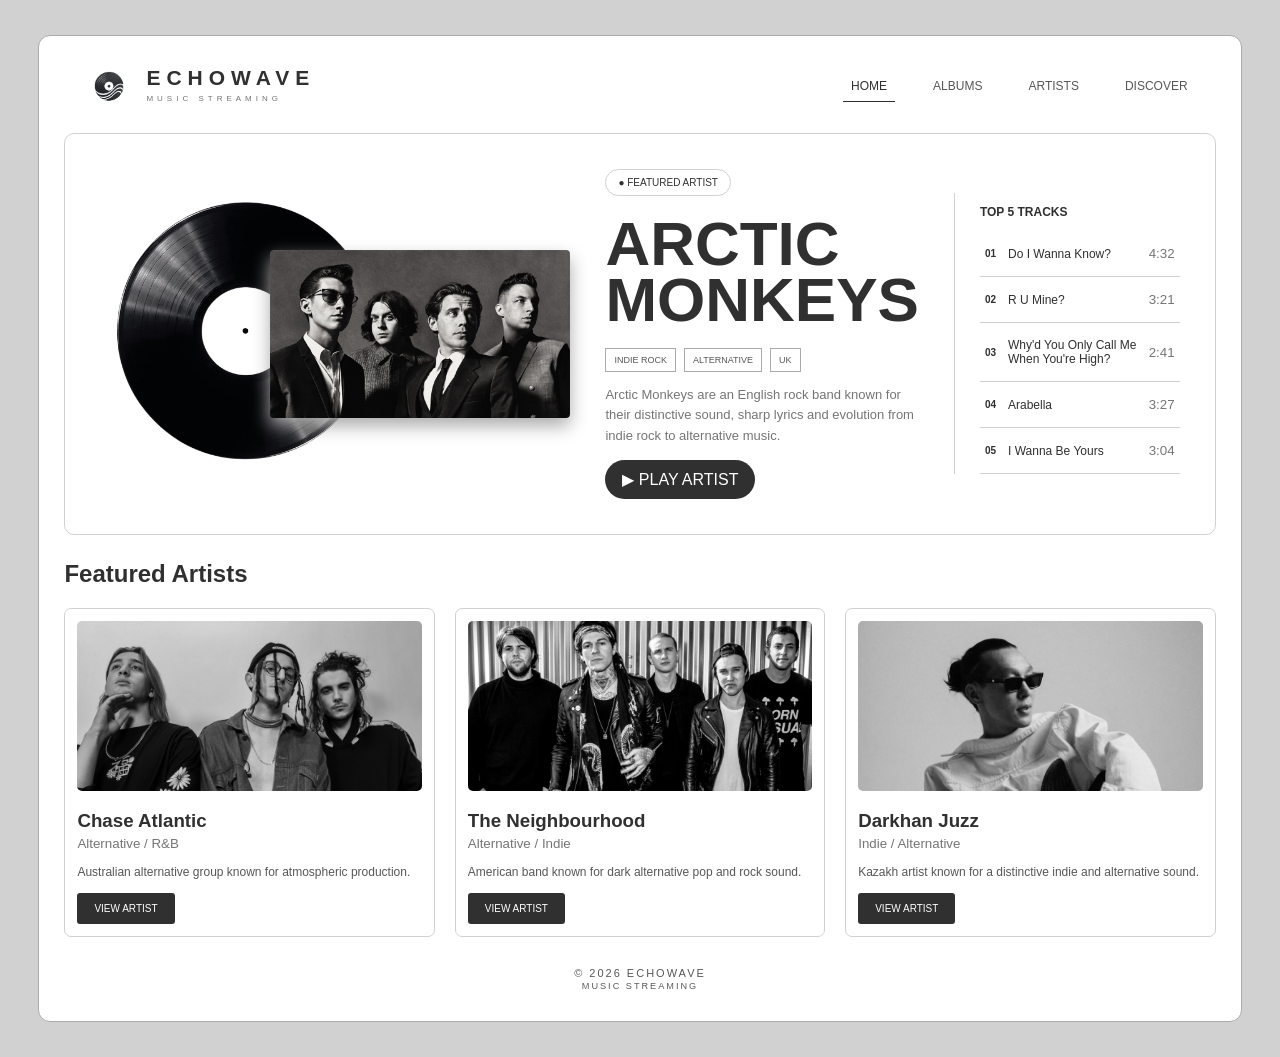
<file: index.html>
<!DOCTYPE html>
<html lang="en">
<head>
    <meta charset="UTF-8">
    <meta name="viewport" content="width=device-width, initial-scale=1.0">
    <title>ECHOWAVE</title>
    <link rel="stylesheet" href="style.css">
</head>

<body>

<div class="page">

    <header>
        <div class="brand">
            <img src="images/logo.png" alt="logo">
            <div>
                <h1>ECHOWAVE</h1>
                <p>MUSIC STREAMING</p>
            </div>
        </div>

        <nav>
            <a class="active" href="index.html">HOME</a>
            <a href="task2.html">ALBUMS</a>
            <a href="task3.html">ARTISTS</a>
            <a href="task4.html">DISCOVER</a>
        </nav>
        
    </header>


    <section class="featured" id="home">

        <div class="art">
            <img class="vinyl" src="images/vinyl.png" alt="vinyl">
            <img class="cover" src="images/arctic-monkeys.jpg" alt="Arctic Monkeys">
        </div>


        <div class="info">
            <span class="label">● FEATURED ARTIST</span>

            <h2>ARCTIC<br>MONKEYS</h2>

            <div class="genres">
                <a href="#">INDIE ROCK</a>
                <a href="#">ALTERNATIVE</a>
                <a href="#">UK</a>
            </div>

            <p>
                Arctic Monkeys are an English rock band known for their
                distinctive sound, sharp lyrics and evolution from indie
                rock to alternative music.
            </p>

            <a class="button" href="#">▶ PLAY ARTIST</a>
        </div>


        <div class="tracks">
            <h3>TOP 5 TRACKS</h3>

            <a href="#"><b>01</b><span>Do I Wanna Know?</span><small>4:32</small></a>
            <a href="#"><b>02</b><span>R U Mine?</span><small>3:21</small></a>
            <a href="#"><b>03</b><span>Why'd You Only Call Me When You're High?</span><small>2:41</small></a>
            <a href="#"><b>04</b><span>Arabella</span><small>3:27</small></a>
            <a href="#"><b>05</b><span>I Wanna Be Yours</span><small>3:04</small></a>
        </div>

    </section>


    <section class="artists" id="artists">

        <h2>Featured Artists</h2>

        <div class="cards">

            <div class="card">
                <img src="images/Chase-Atlantic.jpg" alt="Chase Atlantic">
                <h3>Chase Atlantic</h3>
                <small>Alternative / R&B</small>
                <p>Australian alternative group known for atmospheric production.</p>
                <a href="#">VIEW ARTIST</a>
            </div>

            <div class="card">
                <img src="images/the-neighbourhood.jpg" alt="The Neighbourhood">
                <h3>The Neighbourhood</h3>
                <small>Alternative / Indie</small>
                <p>American band known for dark alternative pop and rock sound.</p>
                <a href="#">VIEW ARTIST</a>
            </div>

            <div class="card">
                <img src="images/darkhan-juzz.jpg" alt="Darkhan Juzz">
                <h3>Darkhan Juzz</h3>
                <small>Indie / Alternative</small>
                <p>Kazakh artist known for a distinctive indie and alternative sound.</p>
                <a href="#">VIEW ARTIST</a>
            </div>

        </div>

    </section>


    <footer>
        &copy; 2026 ECHOWAVE<br>
        <small>MUSIC STREAMING</small>
    </footer>

</div>

</body>
</html>
</file>
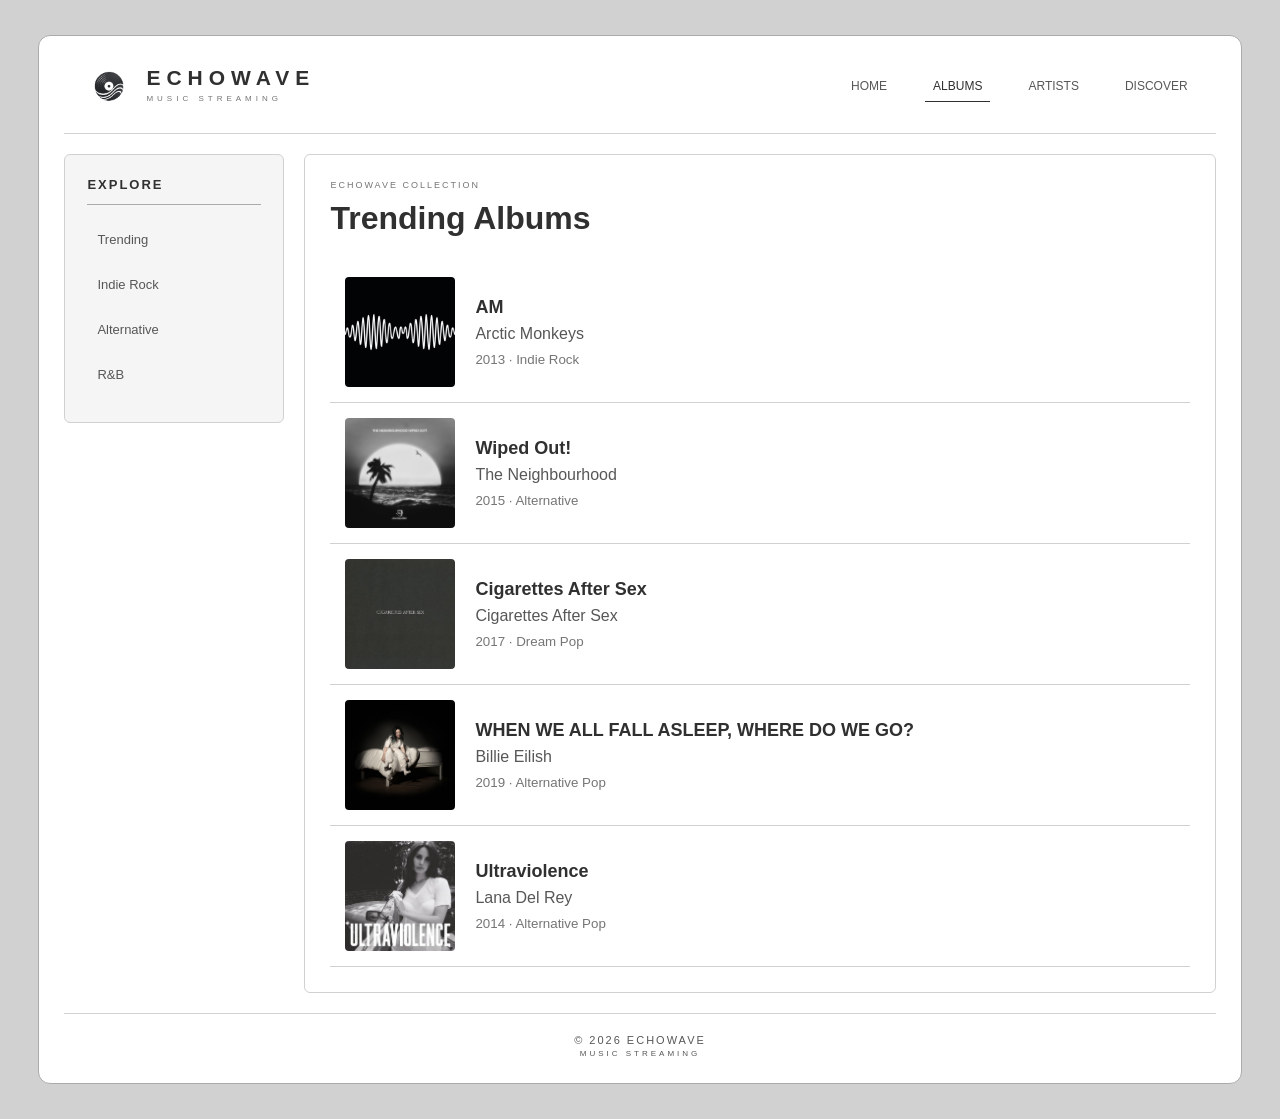
<file: task2.html>
<!DOCTYPE html>
<html lang="en">
<head>
    <meta charset="UTF-8">
    <meta name="viewport" content="width=device-width, initial-scale=1.0">
    <title>ECHOWAVE | Albums</title>
    <link rel="stylesheet" href="style2.css">
</head>

<body>

<div class="page">

    <header>
        <div class="brand">
            <img src="images/logo.png" alt="logo">
            <div>
                <h1>ECHOWAVE</h1>
                <p>MUSIC STREAMING</p>
            </div>
        </div>

        <nav>
            <a href="index.html">HOME</a>
            <a class="active" href="task2.html">ALBUMS</a>
            <a href="task3.html">ARTISTS</a>
            <a href="task4.html">DISCOVER</a>
        </nav>
    </header>

    <aside class="sidebar">
        <h3>EXPLORE</h3>
        <a href="#">Trending</a>
        <a href="#">Indie Rock</a>
        <a href="#">Alternative</a>
        <a href="#">R&B</a>
    </aside>

    <main>

        <p class="label">ECHOWAVE COLLECTION</p>
        <h2>Trending Albums</h2>

        <div class="album">
            <img src="images/AM.png" alt="AM">
            <div>
                <h3>AM</h3>
                <p>Arctic Monkeys</p>
                <small>2013 · Indie Rock</small>
            </div>
        </div>

        <div class="album">
            <img src="images/wiped-out.png" alt="Wiped Out">
            <div>
                <h3>Wiped Out!</h3>
                <p>The Neighbourhood</p>
                <small>2015 · Alternative</small>
            </div>
        </div>

        <div class="album">
            <img src="images/cigarettes-after-sex.jpg" alt="Cigarettes After Sex">
            <div>
                <h3>Cigarettes After Sex</h3>
                <p>Cigarettes After Sex</p>
                <small>2017 · Dream Pop</small>
            </div>
        </div>

        <div class="album">
            <img src="images/billie.jpg" alt="Billie Eilish">
            <div>
                <h3>WHEN WE ALL FALL ASLEEP, WHERE DO WE GO?</h3>
                <p>Billie Eilish</p>
                <small>2019 · Alternative Pop</small>
            </div>
        </div>

        <div class="album">
            <img src="images/ultraviolence.jpg" alt="Ultraviolence">
            <div>
                <h3>Ultraviolence</h3>
                <p>Lana Del Rey</p>
                <small>2014 · Alternative Pop</small>
            </div>
        </div>

    </main>

    <footer>
        &copy; 2026 ECHOWAVE<br>
        <small>MUSIC STREAMING</small>
    </footer>

</div>

</body>
</html>
</file>
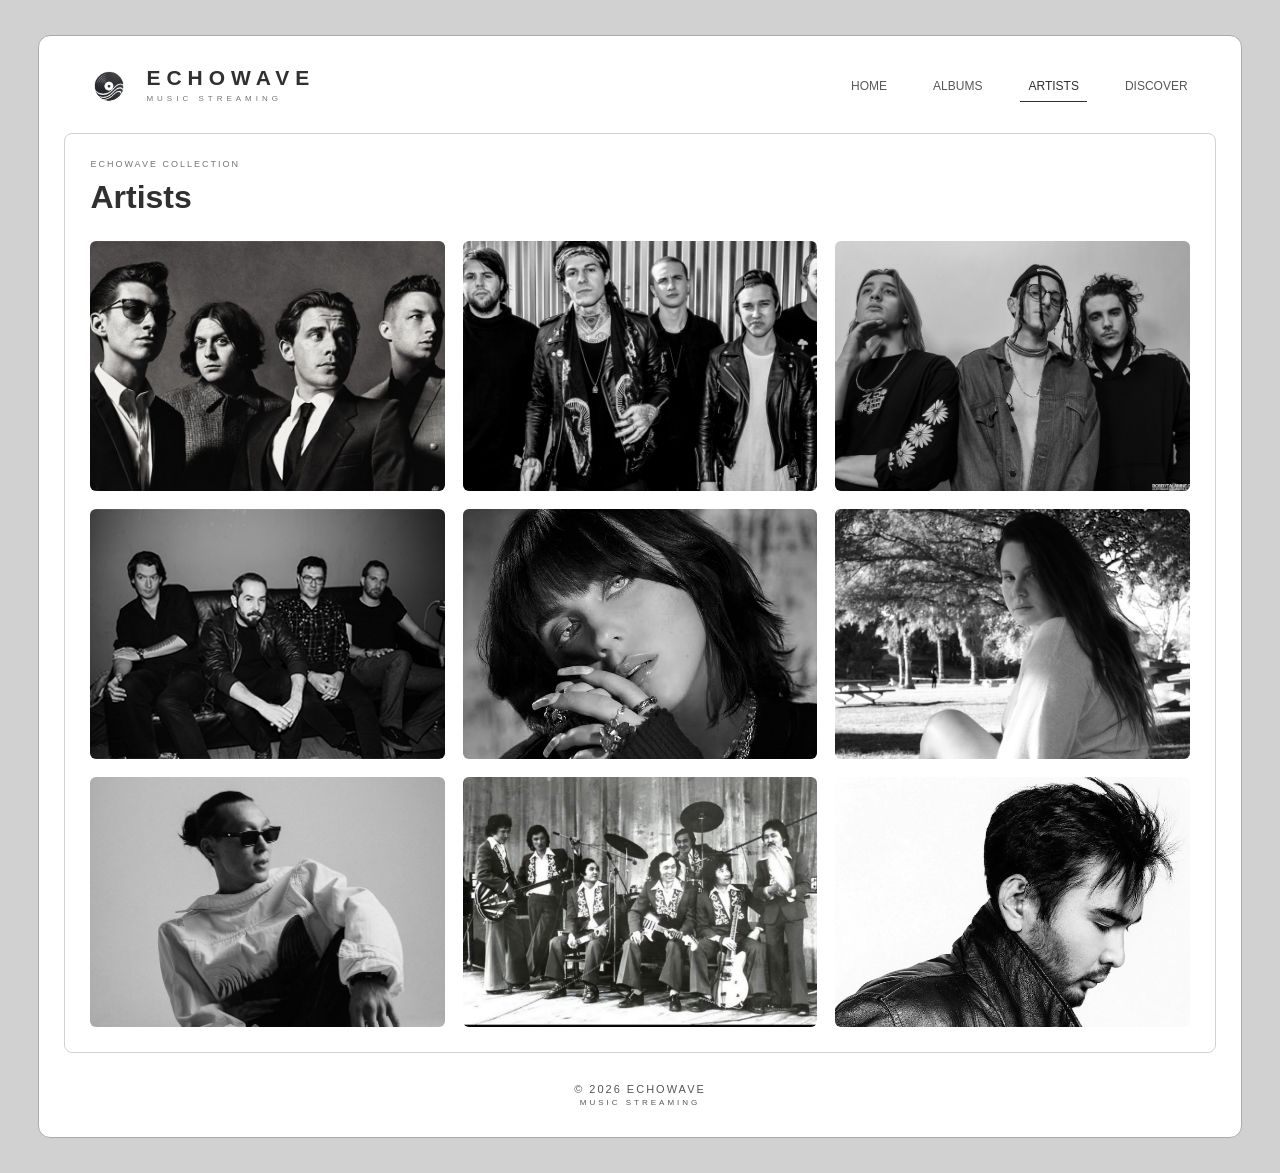
<file: task3.html>
<!DOCTYPE html>
<html lang="en">
<head>
    <meta charset="UTF-8">
    <meta name="viewport" content="width=device-width, initial-scale=1.0">
    <title>ECHOWAVE | Artists</title>
    <link rel="stylesheet" href="style3.css">
</head>

<body>

<div class="page">

    <header>
        <div class="brand">
            <img src="images/logo.png" alt="logo">
            <div>
                <h1>ECHOWAVE</h1>
                <p>MUSIC STREAMING</p>
            </div>
        </div>

        <nav>
            <a href="index.html">HOME</a>
            <a href="task2.html">ALBUMS</a>
            <a class="active" href="task3.html">ARTISTS</a>
            <a href="task4.html">DISCOVER</a>
        </nav>
    </header>


    <main>

        <p class="label">ECHOWAVE COLLECTION</p>
        <h2>Artists</h2>

        <div class="gallery">

            <div class="artist">
                <img src="images/arctic-monkeys.jpg" alt="Arctic Monkeys">
                <p>Arctic Monkeys</p>
            </div>

            <div class="artist">
                <img src="images/the-neighbourhood.jpg" alt="The Neighbourhood">
                <p>The Neighbourhood</p>
            </div>

            <div class="artist">
                <img src="images/Chase-Atlantic.jpg" alt="Chase Atlantic">
                <p>Chase Atlantic</p>
            </div>

            <div class="artist">
                <img src="images/cigsaftersex.png" alt="Cigarettes After Sex">
                <p>Cigarettes After Sex</p>
            </div>

            <div class="artist">
                <img src="images/billieeilish.jpg" alt="Billie Eilish">
                <p>Billie Eilish</p>
            </div>

            <div class="artist">
                <img src="images/lana.jpg" alt="Lana Del Rey">
                <p>Lana Del Rey</p>
            </div>

            <div class="artist">
                <img src="images/darkhan-juzz.jpg" alt="Darkhan Juzz">
                <p>Darkhan Juzz</p>
            </div>

            <div class="artist">
                <img src="images/dos-mukasan.jpg" alt="Dos-Mukasan">
                <p>Dos-Mukasan</p>
            </div>

            <div class="artist">
                <img src="images/moldanazar.jpg" alt="Moldanazar">
                <p>Moldanazar</p>
            </div>

        </div>

    </main>


    <footer>
        &copy; 2026 ECHOWAVE<br>
        <small>MUSIC STREAMING</small>
    </footer>

</div>

</body>
</html>
</file>
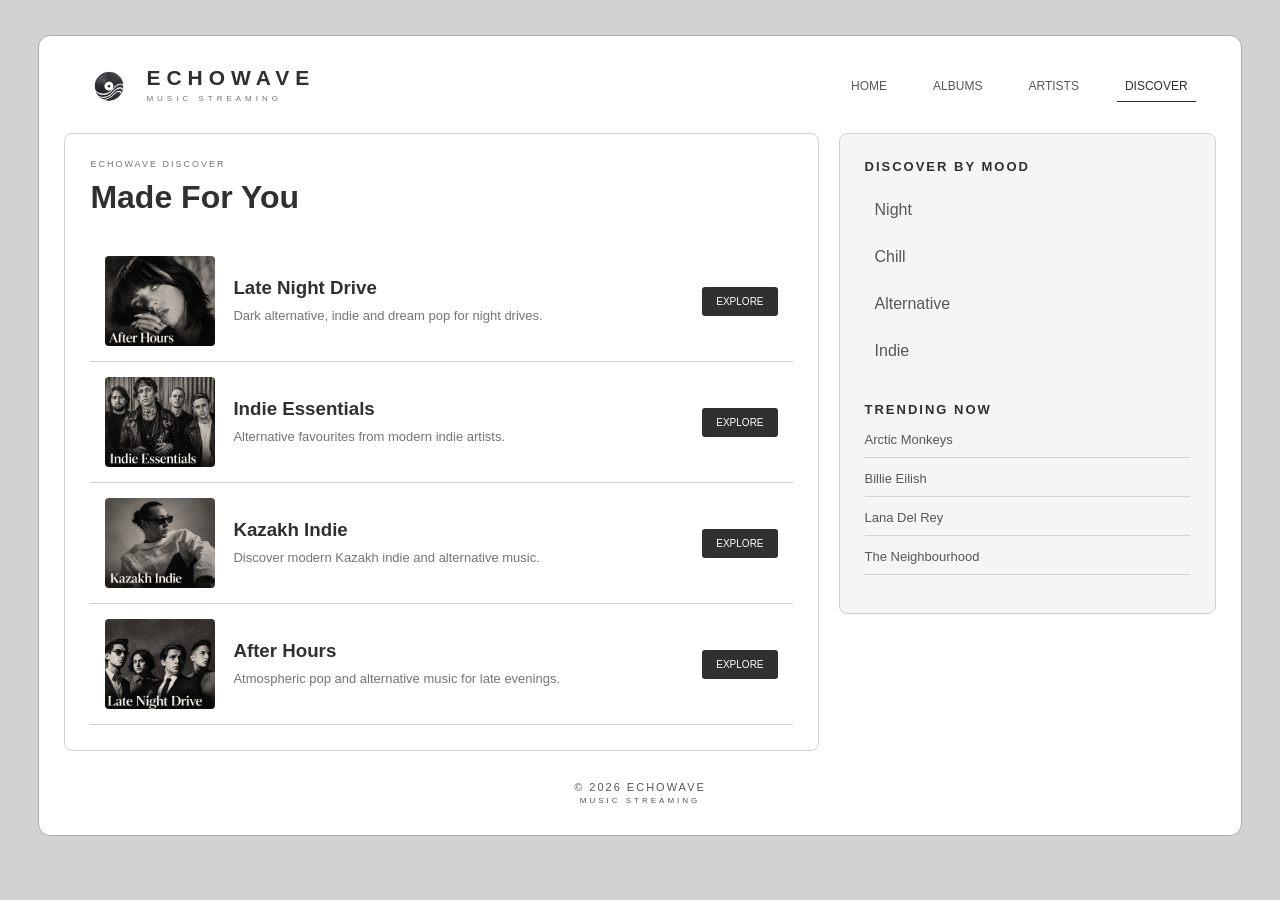
<file: task4.html>
<!DOCTYPE html>
<html lang="en">
<head>
    <meta charset="UTF-8">
    <meta name="viewport" content="width=device-width, initial-scale=1.0">
    <title>ECHOWAVE | Discover</title>
    <link rel="stylesheet" href="style4.css">
</head>

<body>

<div class="page">

    <header>
        <div class="brand">
            <img src="images/logo.png" alt="logo">
            <div>
                <h1>ECHOWAVE</h1>
                <p>MUSIC STREAMING</p>
            </div>
        </div>

        <nav>
            <a href="index.html">HOME</a>
            <a href="task2.html">ALBUMS</a>
            <a href="task3.html">ARTISTS</a>
            <a class="active" href="task4.html">DISCOVER</a>
        </nav>
    </header>


    <main>

        <section class="projects">

            <p class="label">ECHOWAVE DISCOVER</p>
            <h2>Made For You</h2>

            <div class="project">
                <img src="images/late-night.jpeg" alt="Late Night Drive">

                <div>
                    <h3>Late Night Drive</h3>
                    <p>Dark alternative, indie and dream pop for night drives.</p>
                </div>

                <a href="#">EXPLORE</a>
            </div>


            <div class="project">
                <img src="images/indie-esential.jpeg" alt="Indie Essentials">

                <div>
                    <h3>Indie Essentials</h3>
                    <p>Alternative favourites from modern indie artists.</p>
                </div>

                <a href="#">EXPLORE</a>
            </div>


            <div class="project">
                <img src="images/kazakh-indie.jpeg" alt="Kazakh Indie">

                <div>
                    <h3>Kazakh Indie</h3>
                    <p>Discover modern Kazakh indie and alternative music.</p>
                </div>

                <a href="#">EXPLORE</a>
            </div>


            <div class="project">
                <img src="images/after-hours.jpeg" alt="After Hours">

                <div>
                    <h3>After Hours</h3>
                    <p>Atmospheric pop and alternative music for late evenings.</p>
                </div>

                <a href="#">EXPLORE</a>
            </div>

        </section>


        <aside>

            <h3>DISCOVER BY MOOD</h3>

            <a href="#">Night</a>
            <a href="#">Chill</a>
            <a href="#">Alternative</a>
            <a href="#">Indie</a>

            <h3 class="trending-title">TRENDING NOW</h3>

            <p>Arctic Monkeys</p>
            <p>Billie Eilish</p>
            <p>Lana Del Rey</p>
            <p>The Neighbourhood</p>

        </aside>

    </main>


    <footer>
        &copy; 2026 ECHOWAVE<br>
        <small>MUSIC STREAMING</small>
    </footer>

</div>

</body>
</html>
</file>
<file: style.css>
* {
    box-sizing: border-box;
}

body {
    margin: 0;
    background: #d1d1d1;
    color: #303030;
    font-family: Arial, sans-serif;
}

.page {
    width: 94%;
    max-width: 1400px;
    margin: 35px auto;
    padding: 25px;
    background: white;
    border: 1px solid #ababab;
    border-radius: 12px;
}

header, .brand, nav, .featured, .art, .genres, .cards {
    display: flex;
    align-items: center;
}

header {
    justify-content: space-between;
    padding: 0 20px 22px;
}

.brand {
    gap: 12px;
}

.brand img {
    width: 50px;
}

.brand h1 {
    margin: 0;
    font-size: 21px;
    letter-spacing: 6px;
}

.brand p {
    margin: 4px 0;
    color: #757575;
    font-size: 8px;
    letter-spacing: 4px;
}

nav {
    gap: 30px;
}

nav a {
    padding: 8px;
    color: #575757;
    text-decoration: none;
    font-size: 12px;
    transition: .3s;
}

nav a:hover, nav .active {
    color: #303030;
    border-bottom: 1px solid #303030;
}

.featured {
    gap: 35px;
    padding: 35px;
    border: 1px solid #d1d1d1;
    border-radius: 10px;
}

.art {
    flex: 1.3;
    justify-content: center;
}

.vinyl {
    width: 290px;
    height: 290px;
    object-fit: contain;
    margin-right: -120px;
}

.cover {
    width: 300px;
    height: auto;
    border-radius: 4px;
    box-shadow: 0 8px 18px #ababab;
    transition: .3s;
}

.cover:hover {
    transform: scale(1.02);
}

.info {
    flex: 1;
}

.label {
    display: inline-block;
    padding: 7px 12px;
    border: 1px solid #d1d1d1;
    border-radius: 20px;
    font-size: 10px;
}

.info h2 {
    margin: 20px 0;
    font-size: 62px;
    line-height: .9;
}

.genres {
    gap: 8px;
}

.genres a {
    padding: 6px 8px;
    border: 1px solid #ababab;
    color: #575757;
    font-size: 9px;
    text-decoration: none;
}

.genres a:hover {
    background: #303030;
    color: white;
}

.info p {
    color: #757575;
    font-size: 13px;
    line-height: 1.6;
}

.button, .card > a {
    display: inline-block;
    padding: 10px 17px;
    background: #303030;
    color: white;
    text-decoration: none;
    border-radius: 20px;
    transition: .3s;
}

.button:hover, .card > a:hover {
    background: #575757;
}

.tracks {
    flex: .85;
    padding-left: 25px;
    border-left: 1px solid #d1d1d1;
}

.tracks h3 {
    font-size: 12px;
}

.tracks a {
    display: flex;
    align-items: center;
    gap: 12px;
    padding: 15px 5px;
    border-bottom: 1px solid #d1d1d1;
    color: #303030;
    text-decoration: none;
    transition: .3s;
}

.tracks a:hover {
    background: #eeeeee;
    transform: scale(1.02);
}

.tracks b {
    font-size: 10px;
}

.tracks span {
    flex: 1;
    font-size: 12px;
}

.tracks small {
    color: #757575;
}

.artists {
    margin-top: 25px;
}

.cards {
    gap: 20px;
    align-items: stretch;
}

.card {
    flex: 1;
    display: flex;
    flex-direction: column;
    padding: 12px;
    border: 1px solid #d1d1d1;
    border-radius: 7px;
    transition: .3s;
}

.card:hover {
    transform: scale(1.03);
}

.card img {
    width: 100%;
    height: 170px;
    object-fit: cover;
    object-position: center top;
    border-radius: 5px;
}

.card h3 {
    margin-bottom: 4px;
}

.card small {
    color: #757575;
}

.card p {
    color: #575757;
    font-size: 12px;
    line-height: 1.5;
}

.card > a {
    width: fit-content;
    margin-top: auto;
    border-radius: 3px;
    font-size: 10px;
}

footer {
    padding: 30px 0 5px;
    text-align: center;
    color: #575757;
    font-size: 11px;
    letter-spacing: 2px;
}
</file>
<file: style2.css>
* {
    box-sizing: border-box;
}

body {
    margin: 0;
    background: #d1d1d1;
    color: #303030;
    font-family: Arial, sans-serif;
}

.page {
    width: 94%;
    max-width: 1400px;
    margin: 35px auto;
    padding: 25px;
    background: white;
    border: 1px solid #ababab;
    border-radius: 12px;

    display: grid;
    grid-template-columns: 220px 1fr;
    grid-template-rows: auto auto auto;

    grid-template-areas:
        "header header"
        "sidebar main"
        "footer footer";

    gap: 20px;
}

header {
    grid-area: header;
    display: flex;
    justify-content: space-between;
    align-items: center;
    padding: 0 20px 22px;
    border-bottom: 1px solid #d1d1d1;
}

.brand,
nav,
.album {
    display: flex;
    align-items: center;
}

.brand {
    gap: 12px;
}

.brand img {
    width: 50px;
}

.brand h1 {
    margin: 0;
    font-size: 21px;
    letter-spacing: 6px;
}

.brand p {
    margin: 4px 0;
    color: #757575;
    font-size: 8px;
    letter-spacing: 4px;
}

nav {
    gap: 30px;
}

nav a {
    padding: 8px;
    color: #575757;
    font-size: 12px;
    text-decoration: none;
    transition: .3s;
}

nav a:hover, nav .active {
    color: #303030;
    border-bottom: 1px solid #303030;
}

.sidebar {
    grid-area: sidebar;
    align-self: start;
    padding: 22px;
    background: #f5f5f5;
    border: 1px solid #d1d1d1;
    border-radius: 6px;
}

.sidebar h3 {
    margin: 0 0 15px;
    padding-bottom: 12px;
    font-size: 13px;
    letter-spacing: 2px;
    border-bottom: 1px solid #ababab;
}

.sidebar a {
    display: block;
    margin-bottom: 6px;
    padding: 12px 10px;
    color: #575757;
    font-size: 13px;
    text-decoration: none;
    border-radius: 4px;
    transition: .3s;
}

.sidebar a:hover {
    background: #303030;
    color: white;
    transform: scale(1.03);
}

main {
    grid-area: main;
    padding: 25px;
    border: 1px solid #d1d1d1;
    border-radius: 6px;
}

.label {
    margin: 0;
    color: #757575;
    font-size: 9px;
    letter-spacing: 2px;
}

main h2 {
    margin: 10px 0 25px;
    font-size: 32px;
}

.album {
    gap: 20px;
    padding: 15px;
    border-bottom: 1px solid #d1d1d1;
    transition: .3s;
}

.album:hover {
    background: #eeeeee;
    transform: scale(1.02);
}

.album img {
    width: 110px;
    height: 110px;
    object-fit: cover;
    border-radius: 4px;
}

.album h3 {
    margin: 0 0 7px;
    font-size: 18px;
}

.album p {
    margin: 0 0 7px;
    color: #575757;
}

.album small {
    color: #757575;
}

footer {
    grid-area: footer;
    padding-top: 20px;
    color: #575757;
    font-size: 11px;
    text-align: center;
    letter-spacing: 2px;
    border-top: 1px solid #d1d1d1;
}

footer small {
    font-size: 8px;
    letter-spacing: 3px;
}
</file>
<file: style3.css>
* {
    box-sizing: border-box;
}

body {
    margin: 0;
    background: #d1d1d1;
    color: #303030;
    font-family: Arial, sans-serif;
}

.page {
    width: 94%;
    max-width: 1400px;
    margin: 35px auto;
    padding: 25px;
    background: white;
    border: 1px solid #ababab;
    border-radius: 12px;
}

header, .brand, nav {
    display: flex;
    align-items: center;
}

header {
    justify-content: space-between;
    padding: 0 20px 22px;
}

.brand {
    gap: 12px;
}

.brand img {
    width: 50px;
}

.brand h1 {
    margin: 0;
    font-size: 21px;
    letter-spacing: 6px;
}

.brand p {
    margin: 4px 0;
    color: #757575;
    font-size: 8px;
    letter-spacing: 4px;
}

nav {
    gap: 30px;
}

nav a {
    padding: 8px;
    color: #575757;
    font-size: 12px;
    text-decoration: none;
    transition: .3s;
}

nav a:hover, nav .active {
    color: #303030;
    border-bottom: 1px solid #303030;
}

main {
    padding: 25px;
    border: 1px solid #d1d1d1;
    border-radius: 8px;
}

.label {
    margin: 0;
    color: #757575;
    font-size: 9px;
    letter-spacing: 2px;
}

main h2 {
    margin: 10px 0 25px;
    font-size: 32px;
}

.gallery {
    display: grid;
    grid-template-columns: repeat(3, 1fr);
    gap: 18px;
}

.artist {
    position: relative;
    overflow: hidden;
    border-radius: 6px;
}

.artist img {
    width: 100%;
    height: 250px;
    display: block;
    object-fit: cover;
    transition: .3s;
}

.artist p {
    position: absolute;
    bottom: 0;

    width: 100%;
    margin: 0;
    padding: 15px;

    background: #303030;
    color: white;

    opacity: 0;

    transition: .3s;
}

.artist:hover img {
    transform: scale(1.05);
}

.artist:hover p {
    opacity: 1;
}

footer {
    padding: 30px 0 5px;
    text-align: center;
    color: #575757;
    font-size: 11px;
    letter-spacing: 2px;
}

footer small {
    font-size: 8px;
    letter-spacing: 3px;
}
</file>
<file: style4.css>
* {
    box-sizing: border-box;
}

body {
    margin: 0;
    background: #d1d1d1;
    color: #303030;
    font-family: Arial, sans-serif;
}

.page {
    width: 94%;
    max-width: 1400px;
    margin: 35px auto;
    padding: 25px;
    background: white;
    border: 1px solid #ababab;
    border-radius: 12px;
}

header, .brand, nav {
    display: flex;
    align-items: center;
}

header {
    justify-content: space-between;
    padding: 0 20px 22px;
}

.brand {
    gap: 12px;
}

.brand img {
    width: 50px;
}

.brand h1 {
    margin: 0;
    font-size: 21px;
    letter-spacing: 6px;
}

.brand p {
    margin: 4px 0;
    color: #757575;
    font-size: 8px;
    letter-spacing: 4px;
}

nav {
    gap: 30px;
}

nav a {
    padding: 8px;
    color: #575757;
    font-size: 12px;
    text-decoration: none;
    transition: .3s;
}

nav a:hover, nav .active {
    color: #303030;
    border-bottom: 1px solid #303030;
}

main {
    display: grid;
    grid-template-columns: 2fr 1fr;
    gap: 20px;
}

.projects, aside {
    padding: 25px;
    border: 1px solid #d1d1d1;
    border-radius: 8px;
}

.label {
    margin: 0;
    color: #757575;
    font-size: 9px;
    letter-spacing: 2px;
}

.projects h2 {
    margin: 10px 0 25px;
    font-size: 32px;
}

.project {
    display: flex;
    align-items: center;
    gap: 18px;
    padding: 15px;
    border-bottom: 1px solid #d1d1d1;
    transition: .3s;
}

.project:hover {
    background: #eeeeee;
    transform: scale(1.01);
}

.project img {
    width: 110px;
    height: 90px;
    object-fit: cover;
    border-radius: 4px;
}

.project div {
    flex: 1;
}

.project h3 {
    margin: 0 0 7px;
}

.project p {
    margin: 0;
    color: #757575;
    font-size: 13px;
    line-height: 1.5;
}

.project a {
    padding: 9px 14px;
    background: #303030;
    color: white;
    font-size: 10px;
    text-decoration: none;
    border-radius: 3px;
    transition: .3s;
}

.project a:hover {
    background: #575757;
    transform: scale(1.05);
}

aside {
    align-self: start;
    background: #f5f5f5;
}

aside h3 {
    margin: 0 0 15px;
    font-size: 13px;
    letter-spacing: 2px;
}

aside a {
    display: block;
    padding: 12px 10px;
    margin-bottom: 5px;
    color: #575757;
    text-decoration: none;
    border-radius: 4px;
    transition: .3s;
}

aside a:hover {
    background: #303030;
    color: white;
}

.trending-title {
    margin-top: 30px;
}

aside p {
    padding-bottom: 10px;
    color: #575757;
    font-size: 13px;
    border-bottom: 1px solid #d1d1d1;
}

footer {
    padding: 30px 0 5px;
    text-align: center;
    color: #575757;
    font-size: 11px;
    letter-spacing: 2px;
}

footer small {
    font-size: 8px;
    letter-spacing: 3px;
}
</file>
